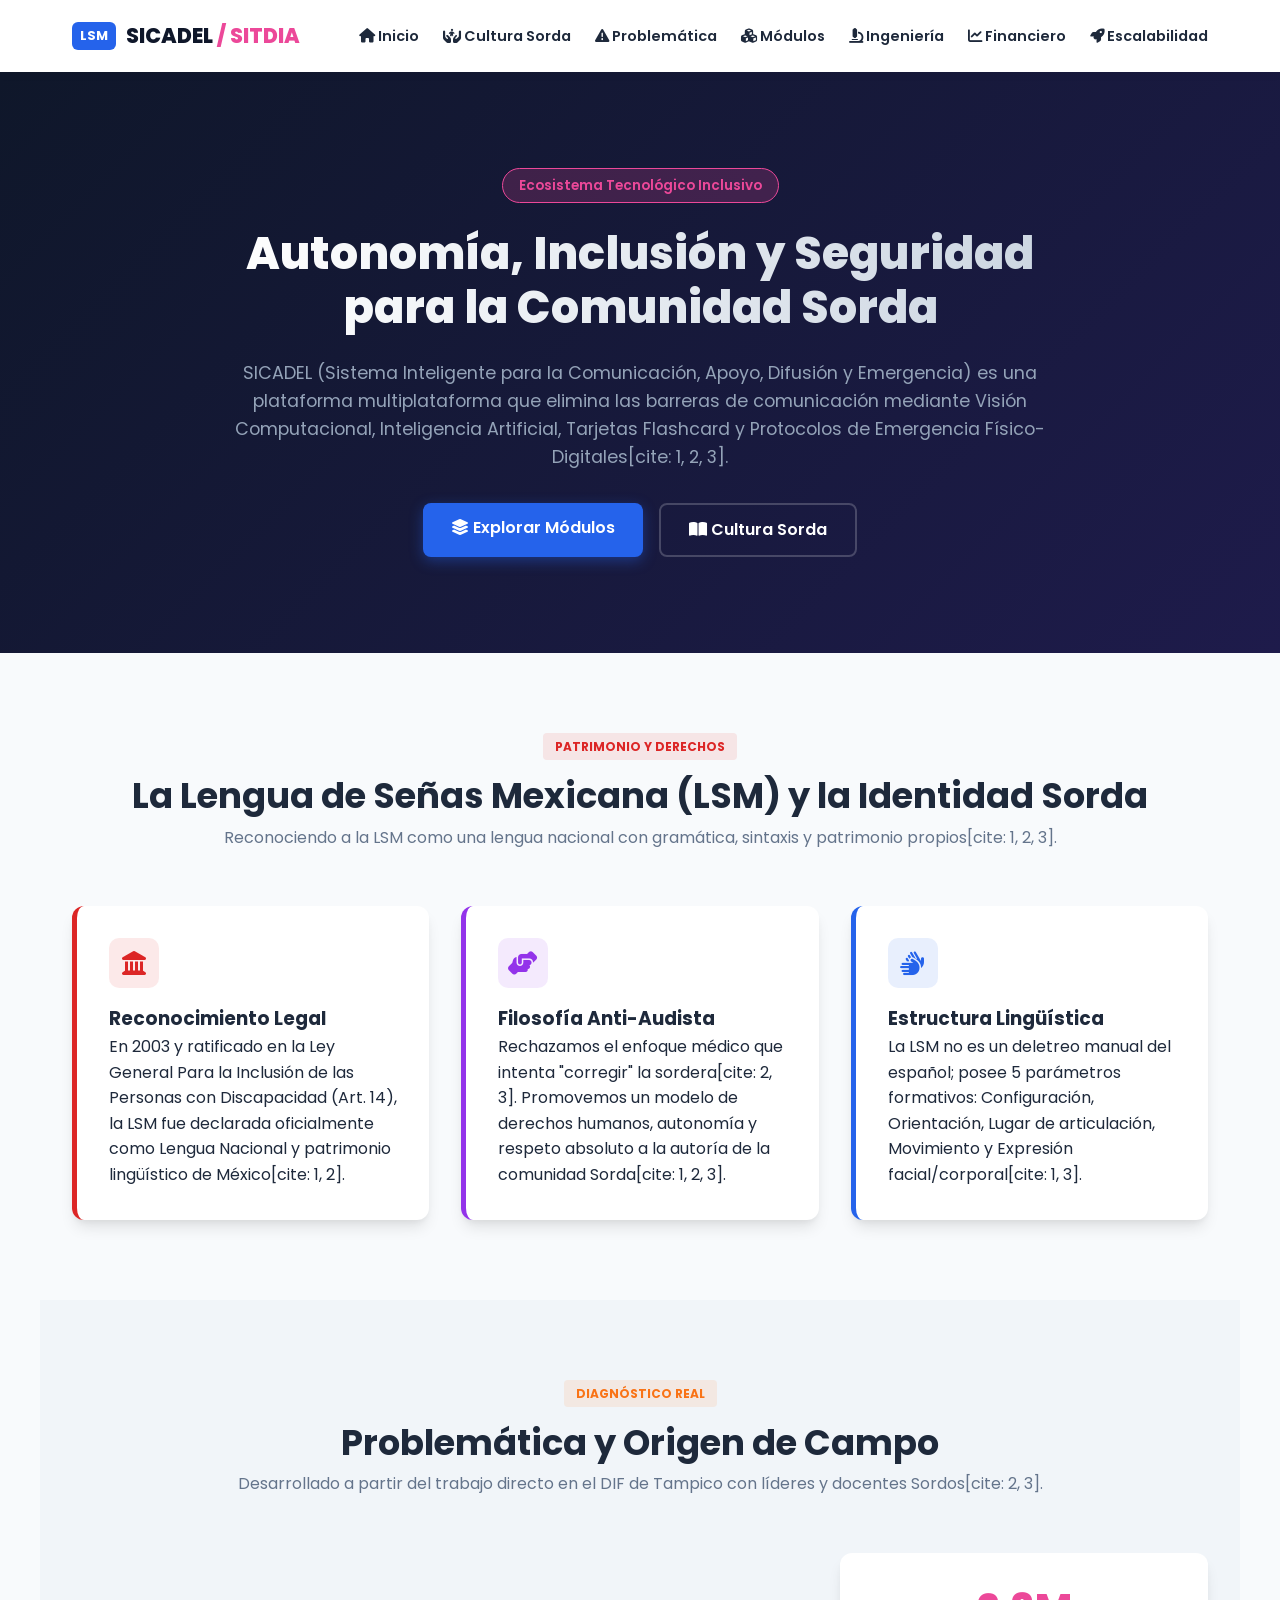
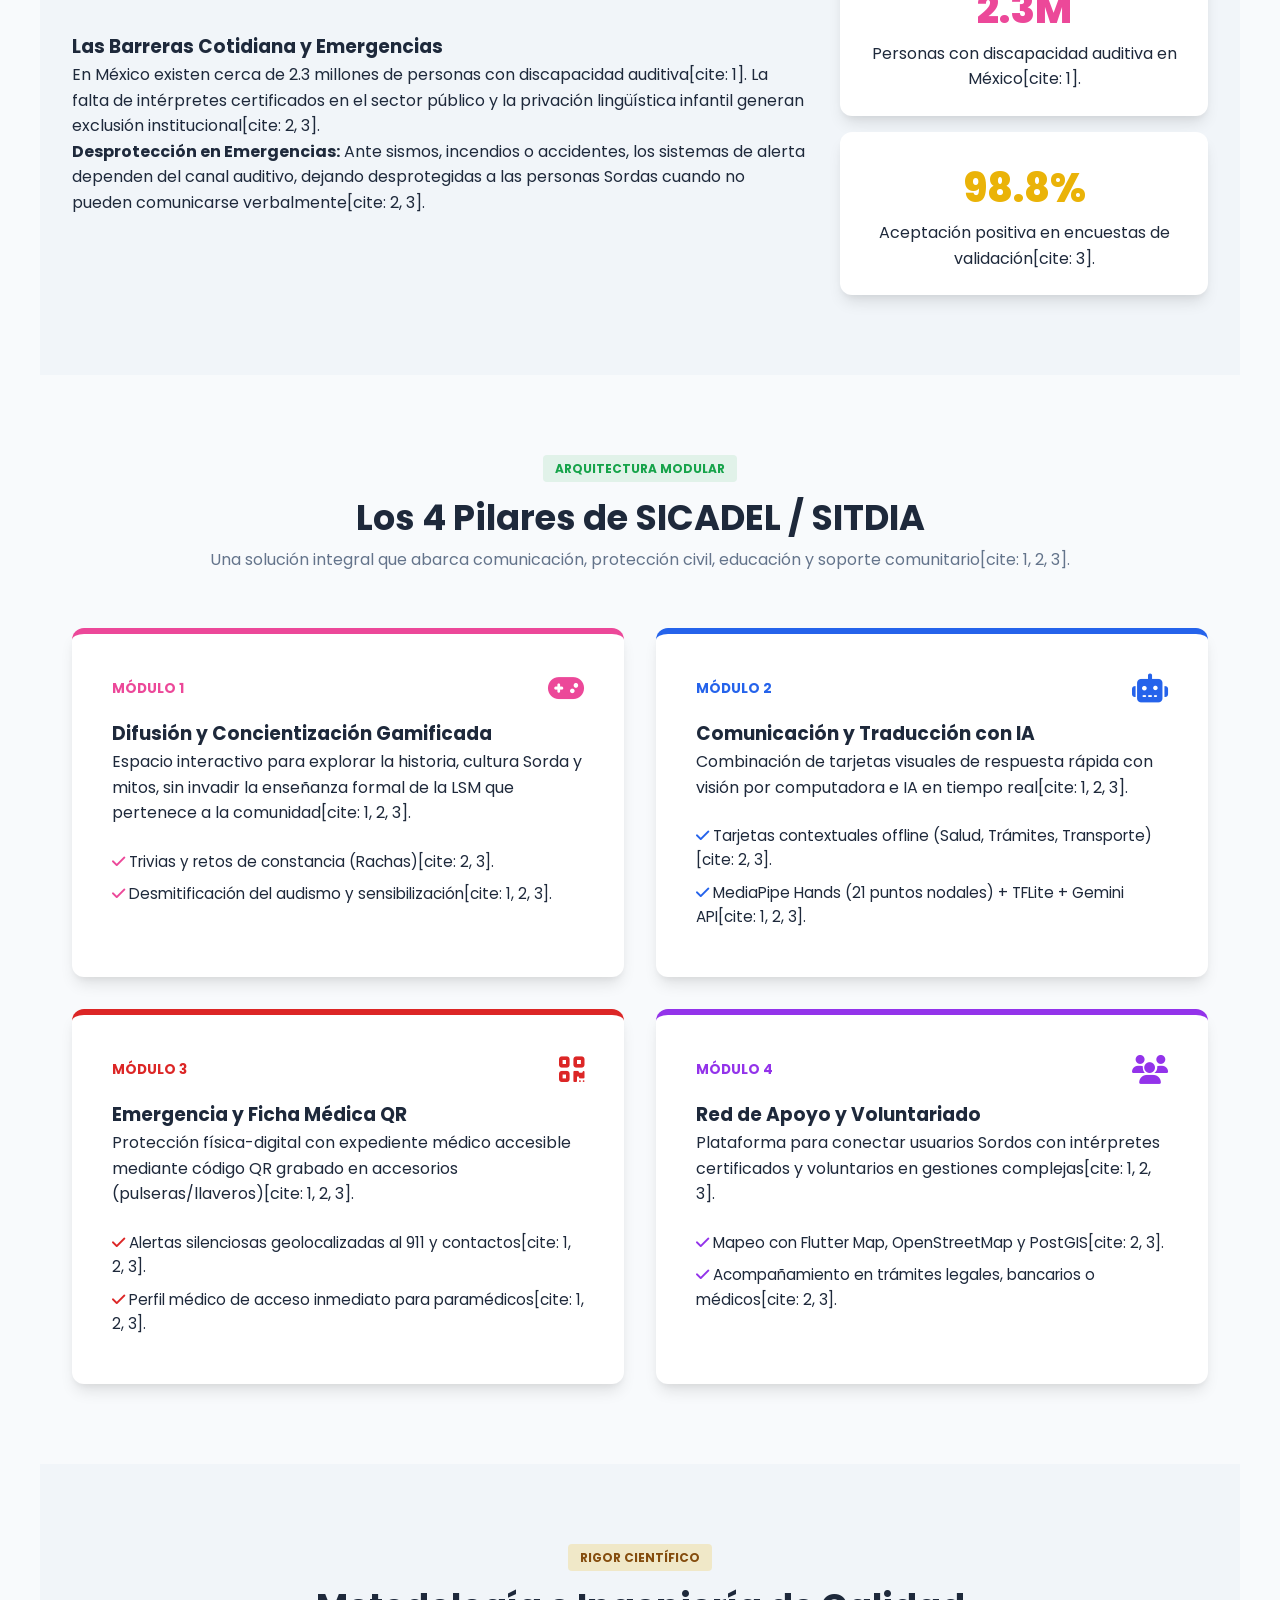
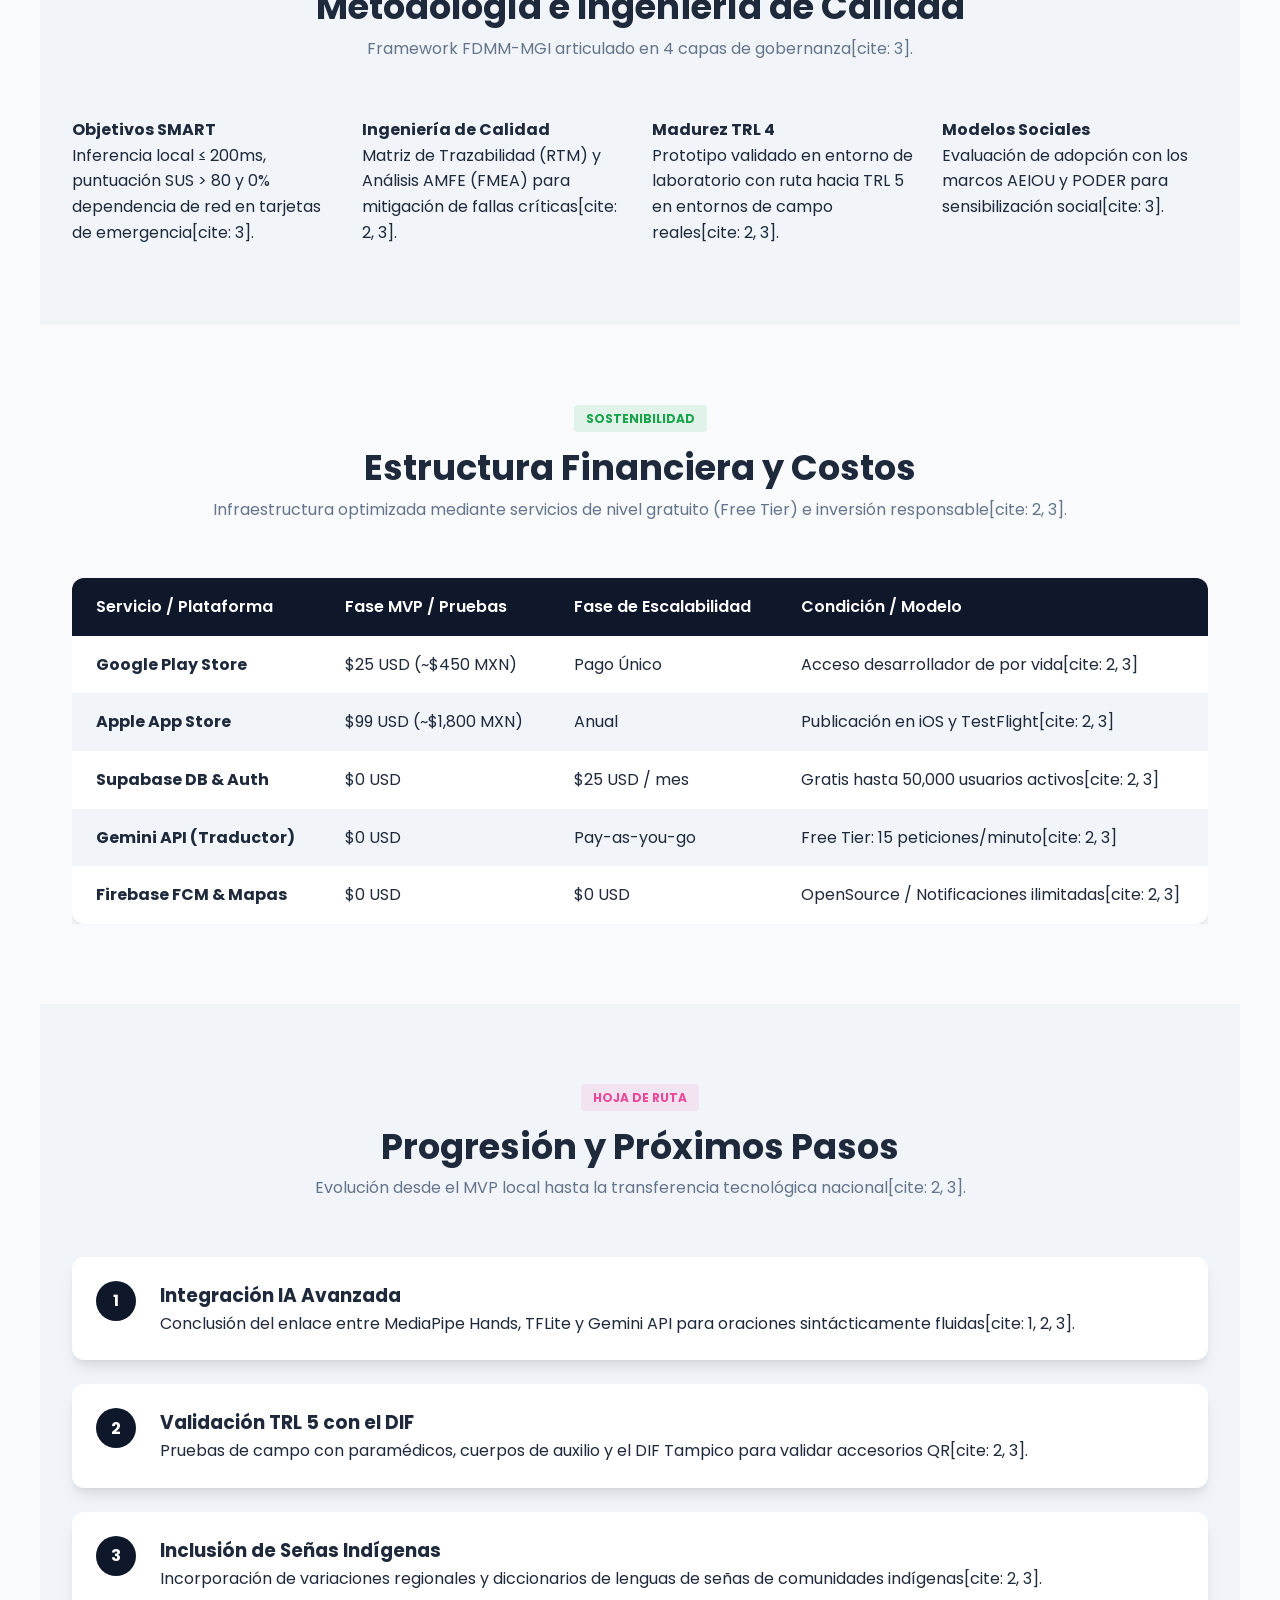
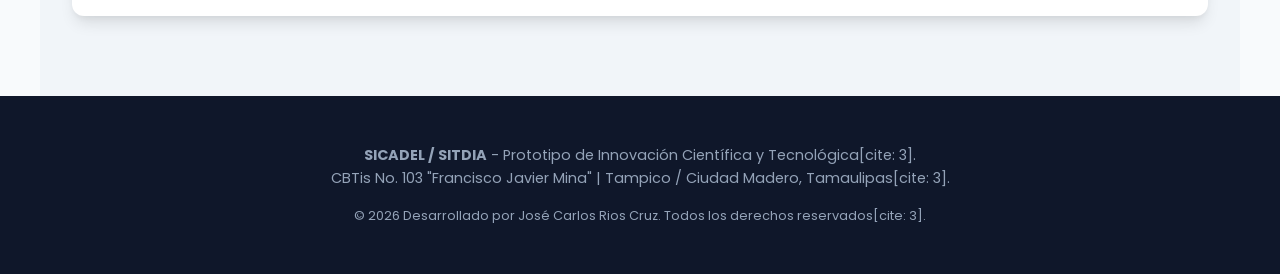
<file: index.html>
<!DOCTYPE html>
<html lang="es">
<head>
  <meta charset="UTF-8">
  <meta name="viewport" content="width=device-width, initial-scale=1.0">
  <title>SICADEL / SITDIA - Sistema Inteligente para la LSM</title>
  <link rel="stylesheet" href="styles.css">
  <!-- Fuentes e Íconos de Google -->
  <link rel="preconnect" href="https://fonts.googleapis.com">
  <link rel="preconnect" href="https://fonts.gstatic.com" crossorigin>
  <link href="https://fonts.googleapis.com/css2?family=Poppins:wght@300;400;600;700;800&family=Space+Grotesk:wght@500;700&display=swap" rel="stylesheet">
  <link rel="stylesheet" href="https://cdnjs.cloudflare.com/ajax/libs/font-awesome/6.4.0/css/all.min.css">
</head>
<body>

  <!-- Navegación Dinámica -->
  <header>
    <nav class="navbar">
      <div class="logo">
        <span class="logo-badge">LSM</span>
        <span class="logo-text">SICADEL <span>/ SITDIA</span></span>
      </div>
      <ul class="nav-links">
        <li><a href="#inicio"><i class="fa-solid fa-house"></i> Inicio</a></li>
        <li><a href="#cultura"><i class="fa-solid fa-hands-holding-child"></i> Cultura Sorda</a></li>
        <li><a href="#problematica"><i class="fa-solid fa-triangle-exclamation"></i> Problemática</a></li>
        <li><a href="#modulos"><i class="fa-solid fa-cubes"></i> Módulos</a></li>
        <li><a href="#metodologia"><i class="fa-solid fa-microscope"></i> Ingeniería</a></li>
        <li><a href="#financiero"><i class="fa-solid fa-chart-line"></i> Financiero</a></li>
        <li><a href="#futuro"><i class="fa-solid fa-rocket"></i> Escalabilidad</a></li>
      </ul>
      <div class="burger">
        <div class="line1"></div>
        <div class="line2"></div>
        <div class="line3"></div>
      </div>
    </nav>
  </header>

  <!-- Hero Section -->
  <section id="inicio" class="hero-section">
    <div class="hero-content">
      <div class="badge-pill">Ecosistema Tecnológico Inclusivo</div>
      <h1>Autonomía, Inclusión y Seguridad para la Comunidad Sorda</h1>
      <p class="hero-subtitle">
        SICADEL (Sistema Inteligente para la Comunicación, Apoyo, Difusión y Emergencia) es una plataforma multiplataforma que elimina las barreras de comunicación mediante Visión Computacional, Inteligencia Artificial, Tarjetas Flashcard y Protocolos de Emergencia Físico-Digitales[cite: 1, 2, 3].
      </p>
      <div class="hero-buttons">
        <a href="#modulos" class="btn btn-primary"><i class="fa-solid fa-layer-group"></i> Explorar Módulos</a>
        <a href="#cultura" class="btn btn-secondary"><i class="fa-solid fa-book-open"></i> Cultura Sorda</a>
      </div>
    </div>
  </section>

  <!-- Sección: Cultura Sorda y LSM -->
  <section id="cultura" class="section-container">
    <div class="section-title">
      <span class="tag tag-rojo">Patrimonio y Derechos</span>
      <h2>La Lengua de Señas Mexicana (LSM) y la Identidad Sorda</h2>
      <p>Reconociendo a la LSM como una lengua nacional con gramática, sintaxis y patrimonio propios[cite: 1, 2, 3].</p>
    </div>

    <div class="grid-3">
      <div class="card card-border-rojo">
        <div class="card-icon icon-rojo"><i class="fa-solid fa-landmark"></i></div>
        <h3>Reconocimiento Legal</h3>
        <p>En 2003 y ratificado en la Ley General Para la Inclusión de las Personas con Discapacidad (Art. 14), la LSM fue declarada oficialmente como Lengua Nacional y patrimonio lingüístico de México[cite: 1, 2].</p>
      </div>

      <div class="card card-border-morado">
        <div class="card-icon icon-morado"><i class="fa-solid fa-handshake-angle"></i></div>
        <h3>Filosofía Anti-Audista</h3>
        <p>Rechazamos el enfoque médico que intenta "corregir" la sordera[cite: 2, 3]. Promovemos un modelo de derechos humanos, autonomía y respeto absoluto a la autoría de la comunidad Sorda[cite: 1, 2, 3].</p>
      </div>

      <div class="card card-border-azul">
        <div class="card-icon icon-azul"><i class="fa-solid fa-hands"></i></div>
        <h3>Estructura Lingüística</h3>
        <p>La LSM no es un deletreo manual del español; posee 5 parámetros formativos: Configuración, Orientación, Lugar de articulación, Movimiento y Expresión facial/corporal[cite: 1, 3].</p>
      </div>
    </div>
  </section>

  <!-- Sección: Problemática y Diagnóstico -->
  <section id="problematica" class="section-container bg-alt">
    <div class="section-title">
      <span class="tag tag-naranja">Diagnóstico Real</span>
      <h2>Problemática y Origen de Campo</h2>
      <p>Desarrollado a partir del trabajo directo en el DIF de Tampico con líderes y docentes Sordos[cite: 2, 3].</p>
    </div>

    <div class="split-box">
      <div class="split-text">
        <h3>Las Barreras Cotidiana y Emergencias</h3>
        <p>En México existen cerca de 2.3 millones de personas con discapacidad auditiva[cite: 1]. La falta de intérpretes certificados en el sector público y la privación lingüística infantil generan exclusión institucional[cite: 2, 3].</p>
        <p><strong>Desprotección en Emergencias:</strong> Ante sismos, incendios o accidentes, los sistemas de alerta dependen del canal auditivo, dejando desprotegidas a las personas Sordas cuando no pueden comunicarse verbalmente[cite: 2, 3].</p>
      </div>
      <div class="split-stats">
        <div class="stat-card stat-rosa">
          <span class="stat-number">2.3M</span>
          <span class="stat-label">Personas con discapacidad auditiva en México[cite: 1].</span>
        </div>
        <div class="stat-card stat-amarillo">
          <span class="stat-number">98.8%</span>
          <span class="stat-label">Aceptación positiva en encuestas de validación[cite: 3].</span>
        </div>
      </div>
    </div>
  </section>

  <!-- Sección: Módulos del Sistema -->
  <section id="modulos" class="section-container">
    <div class="section-title">
      <span class="tag tag-verde">Arquitectura Modular</span>
      <h2>Los 4 Pilares de SICADEL / SITDIA</h2>
      <p>Una solución integral que abarca comunicación, protección civil, educación y soporte comunitario[cite: 1, 2, 3].</p>
    </div>

    <div class="grid-2">
      <!-- Módulo 1 -->
      <div class="card-module border-top-rosa">
        <div class="module-header">
          <span class="module-num num-rosa">Módulo 1</span>
          <i class="fa-solid fa-gamepad icon-module text-rosa"></i>
        </div>
        <h3>Difusión y Concientización Gamificada</h3>
        <p>Espacio interactivo para explorar la historia, cultura Sorda y mitos, sin invadir la enseñanza formal de la LSM que pertenece a la comunidad[cite: 1, 2, 3].</p>
        <ul class="module-list">
          <li><i class="fa-solid fa-check text-rosa"></i> Trivias y retos de constancia (Rachas)[cite: 2, 3].</li>
          <li><i class="fa-solid fa-check text-rosa"></i> Desmitificación del audismo y sensibilización[cite: 1, 2, 3].</li>
        </ul>
      </div>

      <!-- Módulo 2 -->
      <div class="card-module border-top-azul">
        <div class="module-header">
          <span class="module-num num-azul">Módulo 2</span>
          <i class="fa-solid fa-robot icon-module text-azul"></i>
        </div>
        <h3>Comunicación y Traducción con IA</h3>
        <p>Combinación de tarjetas visuales de respuesta rápida con visión por computadora e IA en tiempo real[cite: 1, 2, 3].</p>
        <ul class="module-list">
          <li><i class="fa-solid fa-check text-azul"></i> Tarjetas contextuales offline (Salud, Trámites, Transporte)[cite: 2, 3].</li>
          <li><i class="fa-solid fa-check text-azul"></i> MediaPipe Hands (21 puntos nodales) + TFLite + Gemini API[cite: 1, 2, 3].</li>
        </ul>
      </div>

      <!-- Módulo 3 -->
      <div class="card-module border-top-rojo">
        <div class="module-header">
          <span class="module-num num-rojo">Módulo 3</span>
          <i class="fa-solid fa-qrcode icon-module text-rojo"></i>
        </div>
        <h3>Emergencia y Ficha Médica QR</h3>
        <p>Protección física-digital con expediente médico accesible mediante código QR grabado en accesorios (pulseras/llaveros)[cite: 1, 2, 3].</p>
        <ul class="module-list">
          <li><i class="fa-solid fa-check text-rojo"></i> Alertas silenciosas geolocalizadas al 911 y contactos[cite: 1, 2, 3].</li>
          <li><i class="fa-solid fa-check text-rojo"></i> Perfil médico de acceso inmediato para paramédicos[cite: 1, 2, 3].</li>
        </ul>
      </div>

      <!-- Módulo 4 -->
      <div class="card-module border-top-morado">
        <div class="module-header">
          <span class="module-num num-morado">Módulo 4</span>
          <i class="fa-solid fa-users icon-module text-morado"></i>
        </div>
        <h3>Red de Apoyo y Voluntariado</h3>
        <p>Plataforma para conectar usuarios Sordos con intérpretes certificados y voluntarios en gestiones complejas[cite: 1, 2, 3].</p>
        <ul class="module-list">
          <li><i class="fa-solid fa-check text-morado"></i> Mapeo con Flutter Map, OpenStreetMap y PostGIS[cite: 2, 3].</li>
          <li><i class="fa-solid fa-check text-morado"></i> Acompañamiento en trámites legales, bancarios o médicos[cite: 2, 3].</li>
        </ul>
      </div>
    </div>
  </section>

  <!-- Sección: Ingeniería y Metodología -->
  <section id="metodologia" class="section-container bg-alt">
    <div class="section-title">
      <span class="tag tag-amarillo">Rigor Científico</span>
      <h2>Metodología e Ingeniería de Calidad</h2>
      <p>Framework FDMM-MGI articulado en 4 capas de gobernanza[cite: 3].</p>
    </div>

    <div class="grid-4">
      <div class="badge-card">
        <h4>Objetivos SMART</h4>
        <p>Inferencia local &le; 200ms, puntuación SUS &gt; 80 y 0% dependencia de red en tarjetas de emergencia[cite: 3].</p>
      </div>
      <div class="badge-card">
        <h4>Ingeniería de Calidad</h4>
        <p>Matriz de Trazabilidad (RTM) y Análisis AMFE (FMEA) para mitigación de fallas críticas[cite: 2, 3].</p>
      </div>
      <div class="badge-card">
        <h4>Madurez TRL 4</h4>
        <p>Prototipo validado en entorno de laboratorio con ruta hacia TRL 5 en entornos de campo reales[cite: 2, 3].</p>
      </div>
      <div class="badge-card">
        <h4>Modelos Sociales</h4>
        <p>Evaluación de adopción con los marcos AEIOU y PODER para sensibilización social[cite: 3].</p>
      </div>
    </div>
  </section>

  <!-- Sección: Análisis Financiero -->
  <section id="financiero" class="section-container">
    <div class="section-title">
      <span class="tag tag-verde">Sostenibilidad</span>
      <h2>Estructura Financiera y Costos</h2>
      <p>Infraestructura optimizada mediante servicios de nivel gratuito (Free Tier) e inversión responsable[cite: 2, 3].</p>
    </div>

    <div class="table-container">
      <table class="custom-table">
        <thead>
          <tr>
            <th>Servicio / Plataforma</th>
            <th>Fase MVP / Pruebas</th>
            <th>Fase de Escalabilidad</th>
            <th>Condición / Modelo</th>
          </tr>
        </thead>
        <tbody>
          <tr>
            <td><strong>Google Play Store</strong></td>
            <td>$25 USD (~$450 MXN)</td>
            <td>Pago Único</td>
            <td>Acceso desarrollador de por vida[cite: 2, 3]</td>
          </tr>
          <tr>
            <td><strong>Apple App Store</strong></td>
            <td>$99 USD (~$1,800 MXN)</td>
            <td>Anual</td>
            <td>Publicación en iOS y TestFlight[cite: 2, 3]</td>
          </tr>
          <tr>
            <td><strong>Supabase DB & Auth</strong></td>
            <td>$0 USD</td>
            <td>$25 USD / mes</td>
            <td>Gratis hasta 50,000 usuarios activos[cite: 2, 3]</td>
          </tr>
          <tr>
            <td><strong>Gemini API (Traductor)</strong></td>
            <td>$0 USD</td>
            <td>Pay-as-you-go</td>
            <td>Free Tier: 15 peticiones/minuto[cite: 2, 3]</td>
          </tr>
          <tr>
            <td><strong>Firebase FCM & Mapas</strong></td>
            <td>$0 USD</td>
            <td>$0 USD</td>
            <td>OpenSource / Notificaciones ilimitadas[cite: 2, 3]</td>
          </tr>
        </tbody>
      </table>
    </div>
  </section>

  <!-- Sección: Futuro y Escalabilidad -->
  <section id="futuro" class="section-container bg-alt">
    <div class="section-title">
      <span class="tag tag-rosa">Hoja de Ruta</span>
      <h2>Progresión y Próximos Pasos</h2>
      <p>Evolución desde el MVP local hasta la transferencia tecnológica nacional[cite: 2, 3].</p>
    </div>

    <div class="timeline">
      <div class="timeline-item item-azul">
        <div class="timeline-badge">1</div>
        <div class="timeline-content">
          <h3>Integración IA Avanzada</h3>
          <p>Conclusión del enlace entre MediaPipe Hands, TFLite y Gemini API para oraciones sintácticamente fluidas[cite: 1, 2, 3].</p>
        </div>
      </div>
      <div class="timeline-item item-verde">
        <div class="timeline-badge">2</div>
        <div class="timeline-content">
          <h3>Validación TRL 5 con el DIF</h3>
          <p>Pruebas de campo con paramédicos, cuerpos de auxilio y el DIF Tampico para validar accesorios QR[cite: 2, 3].</p>
        </div>
      </div>
      <div class="timeline-item item-morado">
        <div class="timeline-badge">3</div>
        <div class="timeline-content">
          <h3>Inclusión de Señas Indígenas</h3>
          <p>Incorporación de variaciones regionales y diccionarios de lenguas de señas de comunidades indígenas[cite: 2, 3].</p>
        </div>
      </div>
    </div>
  </section>

  <!-- Footer -->
  <footer>
    <div class="footer-content">
      <p><strong>SICADEL / SITDIA</strong> - Prototipo de Innovación Científica y Tecnológica[cite: 3].</p>
      <p>CBTis No. 103 "Francisco Javier Mina" | Tampico / Ciudad Madero, Tamaulipas[cite: 3].</p>
      <p class="copyright">&copy; 2026 Desarrollado por José Carlos Rios Cruz. Todos los derechos reservados[cite: 3].</p>
    </div>
  </footer>

  <script>
    // Toggle de menú hamburguesa para móviles
    const burger = document.querySelector('.burger');
    const nav = document.querySelector('.nav-links');
    
    burger.addEventListener('click', () => {
      nav.classList.toggle('nav-active');
      burger.classList.toggle('toggle');
    });
  </script>
</body>
</html>
</file>
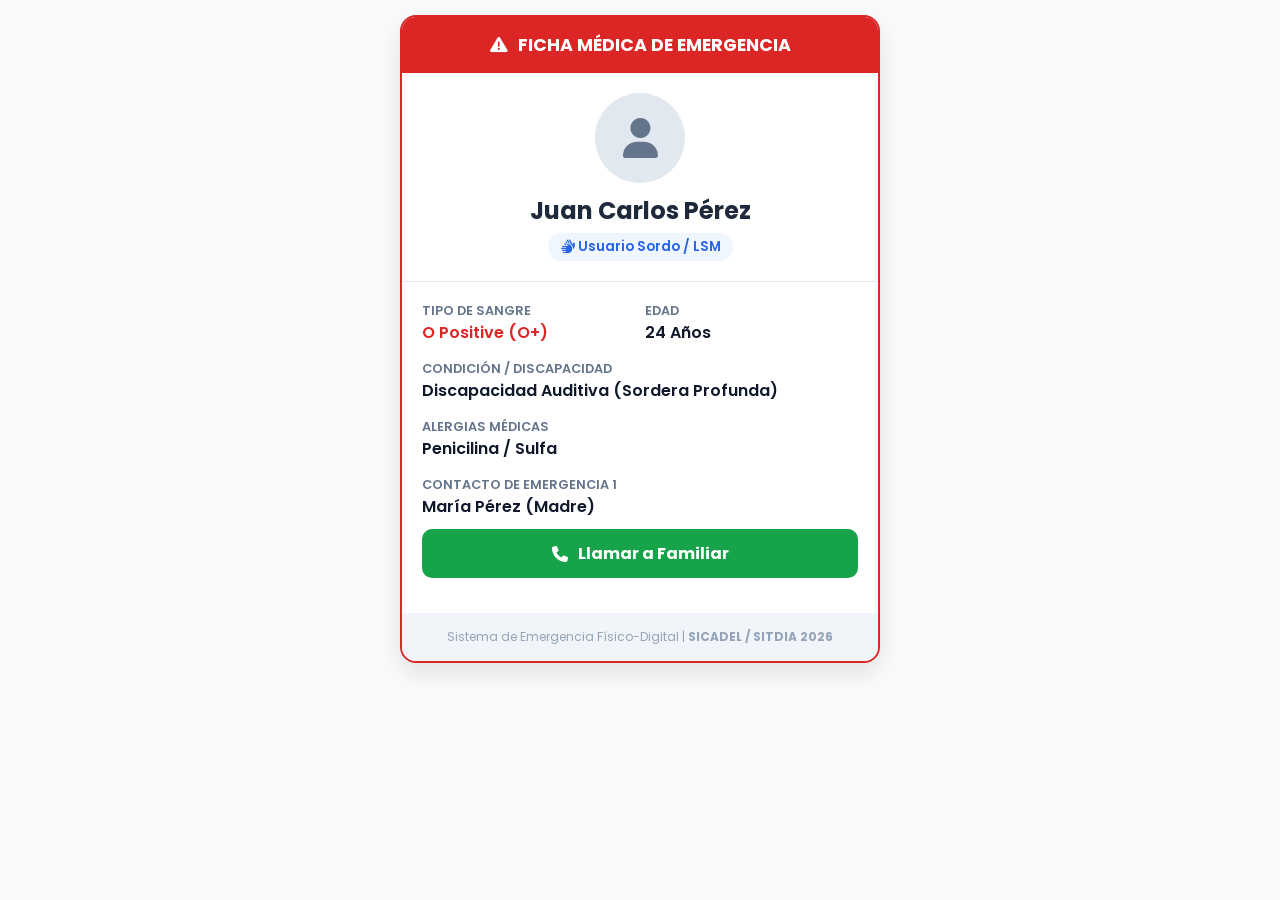
<file: perfil.html>
<!DOCTYPE html>
<html lang="es">
<head>
  <meta charset="UTF-8">
  <meta name="viewport" content="width=device-width, initial-scale=1.0">
  <title>Ficha Médica de Emergencia - SICADEL / SITDIA</title>
  <link href="https://fonts.googleapis.com/css2?family=Poppins:wght@400;600;700;800&display=swap" rel="stylesheet">
  <link rel="stylesheet" href="https://cdnjs.cloudflare.com/ajax/libs/font-awesome/6.4.0/css/all.min.css">
  <style>
    :root {
      --rojo: #dc2626;
      --bg: #f8fafc;
      --text: #1e293b;
    }
    * { margin: 0; padding: 0; box-sizing: border-box; font-family: 'Poppins', sans-serif; }
    body { background-color: var(--bg); color: var(--text); padding: 15px; }
    
    .card-emergency {
      max-width: 480px;
      margin: 0 auto;
      background: white;
      border-radius: 16px;
      overflow: hidden;
      box-shadow: 0 10px 25px rgba(0,0,0,0.1);
      border: 2px solid var(--rojo);
    }
    
    .header-alert {
      background: var(--rojo);
      color: white;
      padding: 15px;
      text-align: center;
      font-weight: 700;
      font-size: 1.1rem;
      display: flex;
      align-items: center;
      justify-content: center;
      gap: 10px;
    }
    
    .profile-header {
      padding: 20px;
      text-align: center;
      border-bottom: 1px solid #e2e8f0;
    }
    
    .avatar {
      width: 90px;
      height: 90px;
      border-radius: 50%;
      background: #e2e8f0;
      margin: 0 auto 10px;
      display: flex;
      align-items: center;
      justify-content: center;
      font-size: 2.5rem;
      color: #64748b;
    }
    
    .badge-lsm {
      display: inline-block;
      background: #eff6ff;
      color: #2563eb;
      padding: 4px 12px;
      border-radius: 20px;
      font-weight: 600;
      font-size: 0.85rem;
      margin-top: 5px;
    }

    .info-section { padding: 20px; }
    .info-group { margin-bottom: 15px; }
    .info-label { font-size: 0.8rem; color: #64748b; text-transform: uppercase; font-weight: 600; }
    .info-value { font-size: 1rem; font-weight: 600; color: #0f172a; }

    .grid-2 { display: grid; grid-template-columns: 1fr 1fr; gap: 10px; }

    .btn-call {
      display: flex;
      align-items: center;
      justify-content: center;
      gap: 10px;
      width: 100%;
      background: #16a34a;
      color: white;
      padding: 12px;
      border-radius: 10px;
      text-decoration: none;
      font-weight: 700;
      margin-top: 10px;
    }

    .footer-note {
      text-align: center;
      padding: 15px;
      font-size: 0.75rem;
      color: #94a3b8;
      background: #f1f5f9;
    }
  </style>
</head>
<body>

  <div class="card-emergency">
    <div class="header-alert">
      <i class="fa-solid fa-triangle-exclamation"></i>
      FICHA MÉDICA DE EMERGENCIA
    </div>

    <div class="profile-header">
      <div class="avatar"><i class="fa-solid fa-user"></i></div>
      <h2>Juan Carlos Pérez</h2>
      <span class="badge-lsm"><i class="fa-solid fa-hands"></i> Usuario Sordo / LSM</span>
    </div>

    <div class="info-section">
      <div class="grid-2">
        <div class="info-group">
          <div class="info-label">Tipo de Sangre</div>
          <div class="info-value" style="color: var(--rojo);">O Positive (O+)</div>
        </div>
        <div class="info-group">
          <div class="info-label">Edad</div>
          <div class="info-value">24 Años</div>
        </div>
      </div>

      <div class="info-group">
        <div class="info-label">Condición / Discapacidad</div>
        <div class="info-value">Discapacidad Auditiva (Sordera Profunda)</div>
      </div>

      <div class="info-group">
        <div class="info-label">Alergias Médicas</div>
        <div class="info-value">Penicilina / Sulfa</div>
      </div>

      <div class="info-group">
        <div class="info-label">Contacto de Emergencia 1</div>
        <div class="info-value">María Pérez (Madre)</div>
        <a href="tel:8334312111" class="btn-call"><i class="fa-solid fa-phone"></i> Llamar a Familiar</a>
      </div>
    </div>

    <div class="footer-note">
      Sistema de Emergencia Físico-Digital | <strong>SICADEL / SITDIA 2026</strong>
    </div>
  </div>

</body>
</html>
</file>
<file: styles.css>
/* Variables de Colores Globales */
:root {
  --azul: #2563eb;
  --rojo: #dc2626;
  --verde: #16a34a;
  --morado: #9333ea;
  --amarillo: #eab308;
  --rosa: #ec4899;
  --naranja: #f97316;
  
  --bg-dark: #0f172a;
  --bg-light: #f8fafc;
  --bg-alt: #f1f5f9;
  --text-main: #1e293b;
  --text-muted: #64748b;
  --white: #ffffff;
  --radius: 12px;
  --shadow: 0 10px 15px -3px rgba(0, 0, 0, 0.1), 0 4px 6px -2px rgba(0, 0, 0, 0.05);
}

* {
  margin: 0;
  padding: 0;
  box-sizing: border-box;
  font-family: 'Poppins', sans-serif;
  scroll-behavior: smooth;
}

body {
  background-color: var(--bg-light);
  color: var(--text-main);
  line-height: 1.6;
}

/* Header & Navegación */
header {
  position: sticky;
  top: 0;
  background-color: rgba(255, 255, 255, 0.95);
  backdrop-filter: blur(10px);
  z-index: 1000;
  box-shadow: 0 2px 10px rgba(0,0,0,0.05);
}

.navbar {
  display: flex;
  justify-content: space-between;
  align-items: center;
  max-width: 1200px;
  margin: 0 auto;
  padding: 1.2rem 2rem;
}

.logo {
  display: flex;
  align-items: center;
  gap: 10px;
}

.logo-badge {
  background: var(--azul);
  color: var(--white);
  padding: 4px 8px;
  border-radius: 6px;
  font-weight: 700;
  font-size: 0.8rem;
}

.logo-text {
  font-size: 1.3rem;
  font-weight: 800;
  color: var(--bg-dark);
}

.logo-text span {
  color: var(--rosa);
}

.nav-links {
  display: flex;
  list-style: none;
  gap: 1.5rem;
}

.nav-links a {
  text-decoration: none;
  color: var(--text-main);
  font-weight: 600;
  font-size: 0.9rem;
  transition: color 0.3s ease;
}

.nav-links a:hover {
  color: var(--azul);
}

/* Burger Menu */
.burger {
  display: none;
  cursor: pointer;
}

.burger div {
  width: 25px;
  height: 3px;
  background-color: var(--text-main);
  margin: 5px;
  transition: all 0.3s ease;
}

/* Hero Section */
.hero-section {
  background: linear-gradient(135deg, #0f172a 0%, #1e1b4b 100%);
  color: var(--white);
  padding: 6rem 2rem;
  text-align: center;
}

.hero-content {
  max-width: 850px;
  margin: 0 auto;
}

.badge-pill {
  display: inline-block;
  background: rgba(236, 72, 153, 0.2);
  border: 1px solid var(--rosa);
  color: var(--rosa);
  padding: 6px 16px;
  border-radius: 50px;
  font-size: 0.85rem;
  font-weight: 600;
  margin-bottom: 1.5rem;
}

.hero-section h1 {
  font-size: 2.8rem;
  font-weight: 800;
  line-height: 1.2;
  margin-bottom: 1.5rem;
  background: linear-gradient(to right, #ffffff, #cbd5e1);
  -webkit-background-clip: text;
  background-clip: text; /* Propiedad estándar que soluciona la advertencia */
  -webkit-text-fill-color: transparent;
}

.hero-subtitle {
  font-size: 1.1rem;
  color: #94a3b8;
  margin-bottom: 2rem;
}

.hero-buttons {
  display: flex;
  justify-content: center;
  gap: 1rem;
}

.btn {
  padding: 12px 28px;
  border-radius: 8px;
  font-weight: 600;
  text-decoration: none;
  transition: transform 0.2s ease, box-shadow 0.2s ease;
}

.btn:hover {
  transform: translateY(-3px);
}

.btn-primary {
  background-color: var(--azul);
  color: var(--white);
  box-shadow: 0 4px 14px rgba(37, 99, 235, 0.4);
}

.btn-secondary {
  background-color: transparent;
  color: var(--white);
  border: 2px solid rgba(255,255,255,0.2);
}

/* Secciones Generales */
.section-container {
  max-width: 1200px;
  margin: 0 auto;
  padding: 5rem 2rem;
}

.bg-alt {
  background-color: var(--bg-alt);
}

.section-title {
  text-align: center;
  margin-bottom: 3.5rem;
}

.section-title h2 {
  font-size: 2.2rem;
  font-weight: 700;
  margin-top: 0.5rem;
}

.section-title p {
  color: var(--text-muted);
}

/* Tags de Colores */
.tag {
  display: inline-block;
  padding: 4px 12px;
  border-radius: 4px;
  font-weight: 700;
  font-size: 0.75rem;
  text-transform: uppercase;
}
.tag-rojo { background: rgba(220, 38, 38, 0.1); color: var(--rojo); }
.tag-naranja { background: rgba(249, 115, 22, 0.1); color: var(--naranja); }
.tag-verde { background: rgba(22, 163, 74, 0.1); color: var(--verde); }
.tag-amarillo { background: rgba(234, 179, 8, 0.2); color: #854d0e; }
.tag-rosa { background: rgba(236, 72, 153, 0.1); color: var(--rosa); }

/* Grids */
.grid-3 { display: grid; grid-template-columns: repeat(auto-fit, minmax(300px, 1fr)); gap: 2rem; }
.grid-2 { display: grid; grid-template-columns: repeat(auto-fit, minmax(450px, 1fr)); gap: 2rem; }
.grid-4 { display: grid; grid-template-columns: repeat(auto-fit, minmax(220px, 1fr)); gap: 1.5rem; }

/* Tarjetas Generales */
.card {
  background: var(--white);
  padding: 2rem;
  border-radius: var(--radius);
  box-shadow: var(--shadow);
  border-left: 5px solid transparent;
  transition: transform 0.3s ease;
}
.card:hover { transform: translateY(-5px); }

.card-border-rojo { border-left-color: var(--rojo); }
.card-border-morado { border-left-color: var(--morado); }
.card-border-azul { border-left-color: var(--azul); }

.card-icon {
  width: 50px;
  height: 50px;
  border-radius: 10px;
  display: flex;
  align-items: center;
  justify-content: center;
  font-size: 1.5rem;
  margin-bottom: 1rem;
}
.icon-rojo { background: rgba(220, 38, 38, 0.1); color: var(--rojo); }
.icon-morado { background: rgba(147, 51, 234, 0.1); color: var(--morado); }
.icon-azul { background: rgba(37, 99, 235, 0.1); color: var(--azul); }

/* Split Box */
.split-box {
  display: grid;
  grid-template-columns: 2fr 1fr;
  gap: 2rem;
  align-items: center;
}
.split-stats { display: flex; flex-direction: column; gap: 1rem; }
.stat-card {
  padding: 1.5rem;
  border-radius: var(--radius);
  text-align: center;
  background: var(--white);
  box-shadow: var(--shadow);
}
.stat-number { display: block; font-size: 2.5rem; font-weight: 800; }
.stat-rosa .stat-number { color: var(--rosa); }
.stat-amarillo .stat-number { color: var(--amarillo); }

/* Módulos Tarjetas */
.card-module {
  background: var(--white);
  padding: 2.5rem;
  border-radius: var(--radius);
  box-shadow: var(--shadow);
  border-top: 6px solid;
}
.border-top-rosa { border-top-color: var(--rosa); }
.border-top-azul { border-top-color: var(--azul); }
.border-top-rojo { border-top-color: var(--rojo); }
.border-top-morado { border-top-color: var(--morado); }

.module-header {
  display: flex;
  justify-content: space-between;
  align-items: center;
  margin-bottom: 1rem;
}
.module-num { font-weight: 700; font-size: 0.85rem; text-transform: uppercase; }
.num-rosa { color: var(--rosa); }
.num-azul { color: var(--azul); }
.num-rojo { color: var(--rojo); }
.num-morado { color: var(--morado); }

.icon-module { font-size: 1.8rem; }
.text-rosa { color: var(--rosa); }
.text-azul { color: var(--azul); }
.text-rojo { color: var(--rojo); }
.text-morado { color: var(--morado); }

.module-list { list-style: none; margin-top: 1.5rem; }
.module-list li { margin-bottom: 0.5rem; font-size: 0.95rem; }

/* Tabla Financiera */
.table-container { overflow-x: auto; }
.custom-table {
  width: 100%;
  border-collapse: collapse;
  background: var(--white);
  border-radius: var(--radius);
  overflow: hidden;
  box-shadow: var(--shadow);
}
.custom-table th, .custom-table td { padding: 1rem 1.5rem; text-align: left; }
.custom-table th { background-color: var(--bg-dark); color: var(--white); font-weight: 600; }
.custom-table tr:nth-child(even) { background-color: var(--bg-alt); }

/* Timeline */
.timeline { display: flex; flex-direction: column; gap: 1.5rem; }
.timeline-item {
  display: flex;
  gap: 1.5rem;
  background: var(--white);
  padding: 1.5rem;
  border-radius: var(--radius);
  box-shadow: var(--shadow);
}
.timeline-badge {
  width: 40px;
  height: 40px;
  border-radius: 50%;
  background: var(--bg-dark);
  color: var(--white);
  display: flex;
  align-items: center;
  justify-content: center;
  font-weight: 700;
  flex-shrink: 0;
}

/* Footer */
footer {
  background: var(--bg-dark);
  color: var(--white);
  text-align: center;
  padding: 3rem 2rem;
}
.footer-content p { font-size: 0.9rem; color: #94a3b8; }
.copyright { margin-top: 1rem; font-size: 0.8rem !important; }

/* Responsive */
@media (max-width: 768px) {
  .nav-links {
    position: absolute;
    right: 0px;
    height: 92vh;
    top: 8vh;
    background-color: var(--white);
    display: flex;
    flex-direction: column;
    align-items: center;
    width: 60%;
    transform: translateX(100%);
    transition: transform 0.5s ease-in;
    box-shadow: -5px 0 10px rgba(0,0,0,0.05);
  }
  .nav-active { transform: translateX(0%); }
  .burger { display: block; }
  .split-box { grid-template-columns: 1fr; }
  .hero-section h1 { font-size: 2rem; }
}
</file>
